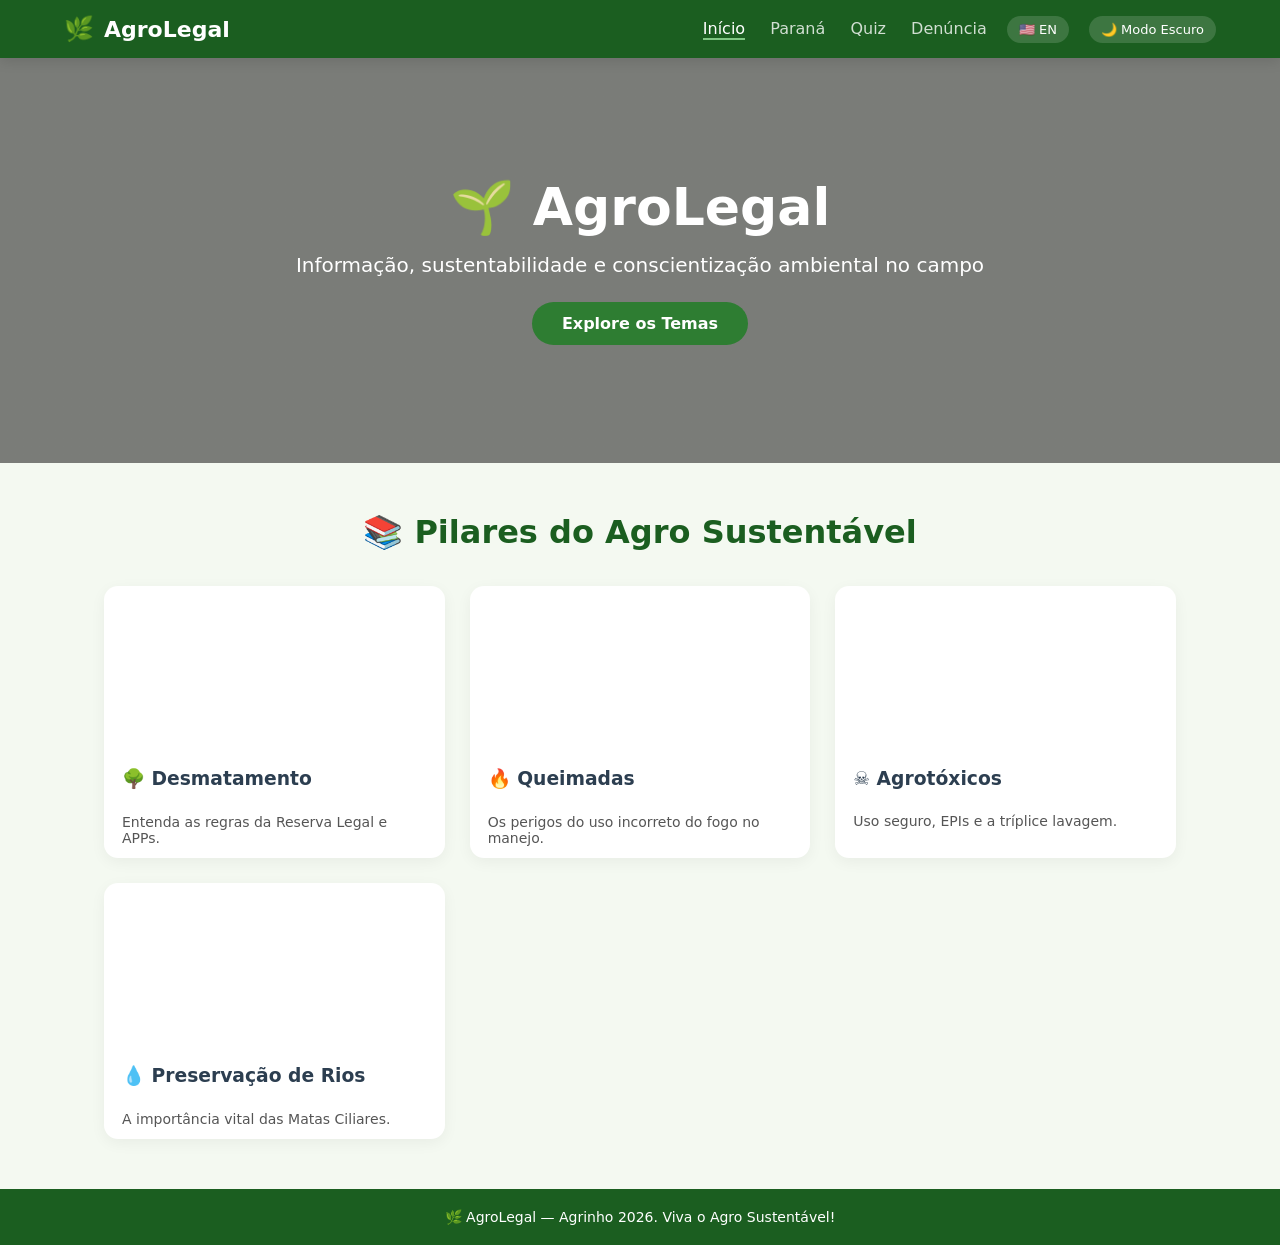
<file: index.html>
<!DOCTYPE html>
<html lang="pt-BR">
<head>
    <meta charset="UTF-8">
    <meta name="viewport" content="width=device-width, initial-scale=1.0">
    <title>AgroLegal - Sustentabilidade e Legislação</title>
    <link rel="stylesheet" href="assets/css/style.css">
</head>
<body>
    <div class="progress-container"><div class="progress-bar" id="barra-progresso"></div></div>

    <nav>
        <div class="nav-container">
            <a href="index.html" class="logo-text">
                <span class="logo-icon">🌿</span>
                <span data-pt="AgroLegal" data-en="AgroLegal">AgroLegal</span>
            </a>
            <div class="nav-links">
                <a href="index.html" data-pt="Início" data-en="Home" class="active">Início</a>
                <a href="parana.html" data-pt="Paraná" data-en="Paraná">Paraná</a>
                <a href="quiz.html" data-pt="Quiz" data-en="Quiz">Quiz</a>
                <a href="denuncia.html" data-pt="Denúncia" data-en="Report">Denúncia</a>
                <button class="btn-util" id="btn-lang" onclick="alternarIdioma()">🇺🇸 EN</button>
                <button class="btn-util" id="btn-dark" onclick="alternarDarkMode()">🌙 Modo Escuro</button>
            </div>
        </div>
    </nav>

    <header class="hero">
        <h1 data-pt="🌱 AgroLegal" data-en="🌱 AgroLegal">🌱 AgroLegal</h1>
        <p data-pt="Informação, sustentabilidade e conscientização ambiental no campo" data-en="Information, sustainability, and environmental awareness in the fields">Informação, sustentabilidade e conscientização ambiental no campo</p>
        <a href="#leis" class="btn-hero" data-pt="Explore os Temas" data-en="Explore Themes">Explore os Temas</a>
    </header>

    <section id="leis">
        <h2 data-pt="📚 Pilares do Agro Sustentável" data-en="📚 Pillars of Sustainable Agro">📚 Pilares do Agro Sustentável</h2>
        <div class="cards">
            <a href="paginas/desmatamento.html" class="card">
                <div class="card-img-container" style="background-image: url('https://images.unsplash.com/photo-1448375240586-882707db888b?auto=format&fit=crop&w=500&q=80');"></div>
                <h3 data-pt="🌳 Desmatamento" data-en="🌳 Deforestation">🌳 Desmatamento</h3>
                <p data-pt="Entenda as regras da Reserva Legal e APPs." data-en="Understand Legal Reserve and APP regulations.">Entenda as regras da Reserva Legal e APPs.</p>
            </a>
            <a href="paginas/queimadas.html" class="card">
                <div class="card-img-container" style="background-image: url('https://images.unsplash.com/photo-1518173946687-a4c8892bbd9f?auto=format&fit=crop&w=500&q=80');"></div>
                <h3 data-pt="🔥 Queimadas" data-en="🔥 Wildfires">🔥 Queimadas</h3>
                <p data-pt="Os perigos do uso incorreto do fogo no manejo." data-en="The dangers of incorrect fire use in management.">Os perigos do uso incorreto do fogo no manejo.</p>
            </a>
            <a href="paginas/agrotoxicos.html" class="card">
                <div class="card-img-container" style="background-image: url('https://images.unsplash.com/photo-1628352081506-83c43123ed6d?auto=format&fit=crop&w=500&q=80');"></div>
                <h3 data-pt="☠️ Agrotóxicos" data-en="☠️ Pesticides">☠️ Agrotóxicos</h3>
                <p data-pt="Uso seguro, EPIs e a tríplice lavagem." data-en="Safe use, PPE, and triple-rinsing rules.">Uso seguro, EPIs e a tríplice lavagem.</p>
            </a>
            <a href="paginas/rios.html" class="card">
                <div class="card-img-container" style="background-image: url('https://images.unsplash.com/photo-1470071459604-3b5ec3a7fe05?auto=format&fit=crop&w=500&q=80');"></div>
                <h3 data-pt="💧 Preservação de Rios" data-en="💧 River Preservation">💧 Preservação de Rios</h3>
                <p data-pt="A importância vital das Matas Ciliares." data-en="The vital importance of Riparian Forests.">A importância vital das Matas Ciliares.</p>
            </a>
        </div>
    </section>

    <footer>
        <p>🌿 AgroLegal — Agrinho 2026. Viva o Agro Sustentável!</p>
    </footer>

    <script src="assets/js/script.js"></script>
</body>
</html>
</file>
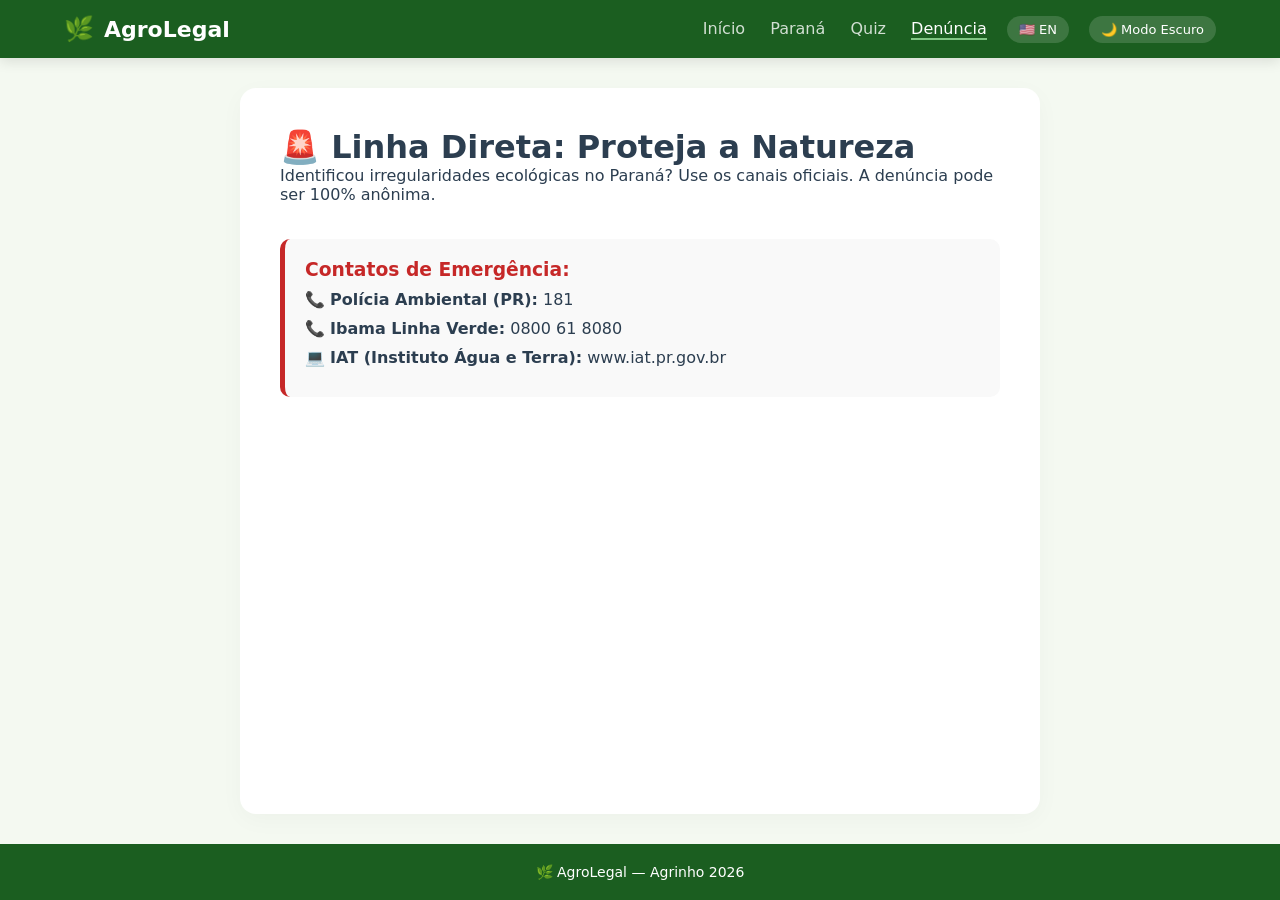
<file: denuncia.html>
<!DOCTYPE html>
<html lang="pt-BR">
<head>
    <meta charset="UTF-8">
    <meta name="viewport" content="width=device-width, initial-scale=1.0">
    <title>Denúncia Ambiental - AgroLegal</title>
    <link rel="stylesheet" href="assets/css/style.css">
</head>
<body>
    <nav>
        <div class="nav-container">
            <a href="index.html" class="logo-text"><span class="logo-icon">🌿</span><span>AgroLegal</span></a>
            <div class="nav-links">
                <a href="index.html" data-pt="Início" data-en="Home">Início</a>
                <a href="parana.html" data-pt="Paraná" data-en="Paraná">Paraná</a>
                <a href="quiz.html" data-pt="Quiz" data-en="Quiz">Quiz</a>
                <a href="denuncia.html" data-pt="Denúncia" data-en="Report" class="active">Denúncia</a>
                <button class="btn-util" id="btn-lang" onclick="alternarIdioma()">🇺🇸 EN</button>
                <button class="btn-util" id="btn-dark" onclick="alternarDarkMode()">🌙 Modo Escuro</button>
            </div>
        </div>
    </nav>

    <div class="conteudo-principal">
        <div class="pagina">
            <h1 data-pt="🚨 Linha Direta: Proteja a Natureza" data-en="🚨 Direct Line: Protect Nature">🚨 Linha Direta: Proteja a Natureza</h1>
            <p data-pt="Identificou irregularidades ecológicas no Paraná? Use os canais oficiais. A denúncia pode ser 100% anônima." data-en="Spotted ecological irregularities in Paraná? Use official channels. Reporting can be 100% anonymous.">Identificou irregularidades ecológicas no Paraná? Use os canais oficiais. A denúncia pode ser 100% anônima.</p>
            
            <div class="info-box red-border" style="text-align: left; margin: 35px 0;">
                <h3 style="color: #c62828;" data-pt="Contatos de Emergência:" data-en="Emergency Contacts:">Contatos de Emergência:</h3>
                <p style="margin: 10px 0;">📞 <strong>Polícia Ambiental (PR):</strong> 181</p>
                <p style="margin: 10px 0;">📞 <strong>Ibama Linha Verde:</strong> 0800 61 8080</p>
                <p style="margin: 10px 0;">💻 <strong>IAT (Instituto Água e Terra):</strong> www.iat.pr.gov.br</p>
            </div>
        </div>
    </div>

    <footer><p>🌿 AgroLegal — Agrinho 2026</p></footer>
    <script src="assets/js/script.js"></script>
</body>
</html>
</file>
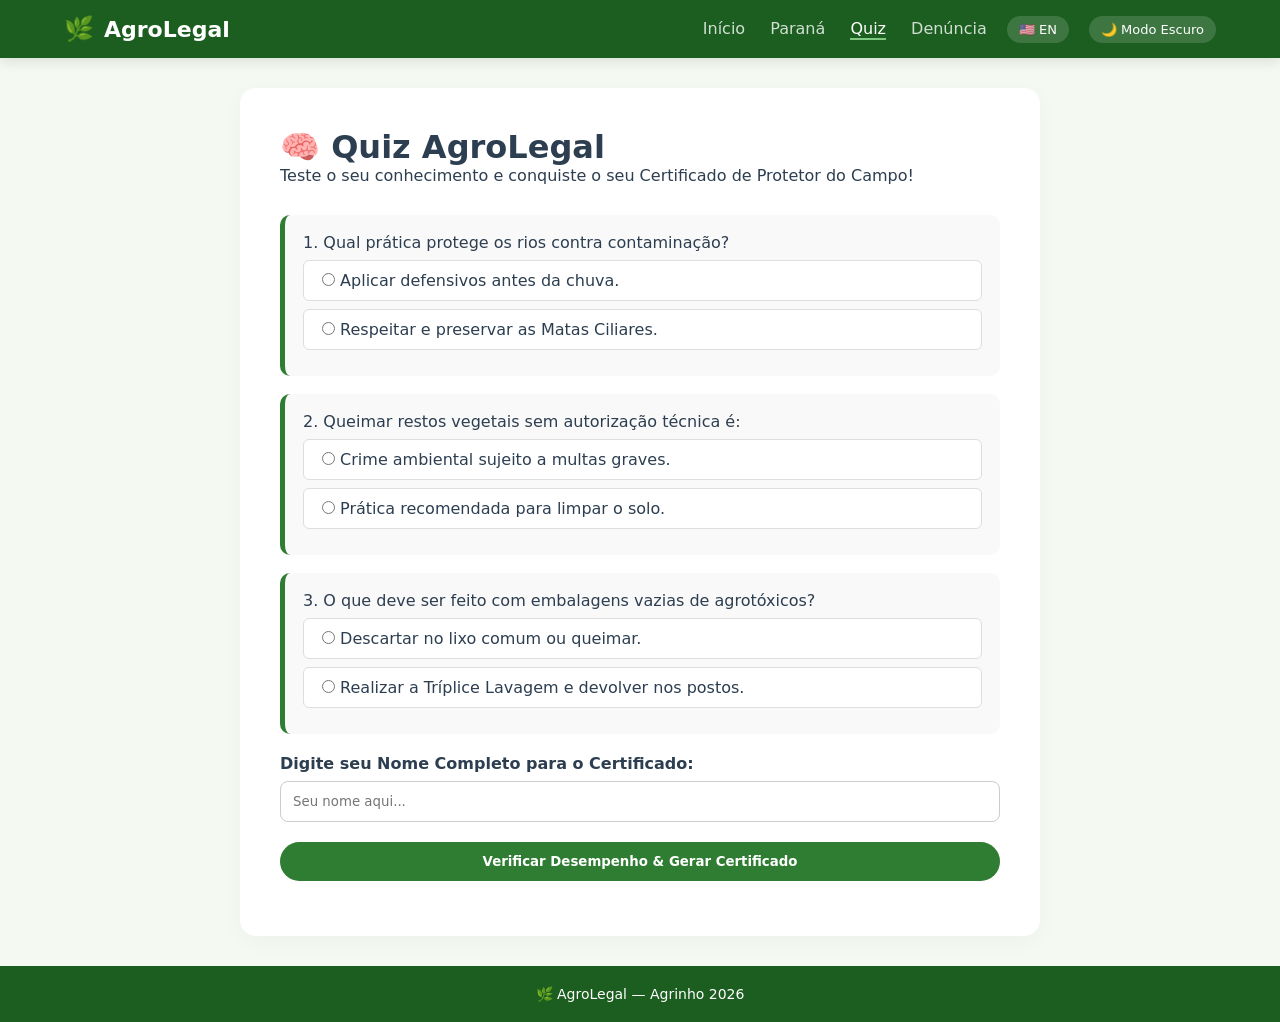
<file: quiz.html>
<!DOCTYPE html>
<html lang="pt-BR">
<head>
    <meta charset="UTF-8">
    <meta name="viewport" content="width=device-width, initial-scale=1.0">
    <title>Quiz Sustentável - AgroLegal</title>
    <link rel="stylesheet" href="assets/css/style.css">
</head>
<body>
    <nav>
        <div class="nav-container">
            <a href="index.html" class="logo-text"><span class="logo-icon">🌿</span><span>AgroLegal</span></a>
            <div class="nav-links">
                <a href="index.html" data-pt="Início" data-en="Home">Início</a>
                <a href="parana.html" data-pt="Paraná" data-en="Paraná">Paraná</a>
                <a href="quiz.html" data-pt="Quiz" data-en="Quiz" class="active">Quiz</a>
                <a href="denuncia.html" data-pt="Denúncia" data-en="Report">Denúncia</a>
                <button class="btn-util" id="btn-lang" onclick="alternarIdioma()">🇺🇸 EN</button>
                <button class="btn-util" id="btn-dark" onclick="alternarDarkMode()">🌙 Modo Escuro</button>
            </div>
        </div>
    </nav>

    <div class="conteudo-principal">
        <div class="pagina">
            <h1 data-pt="🧠 Quiz AgroLegal" data-en="🧠 AgroLegal Quiz">🧠 Quiz AgroLegal</h1>
            <p data-pt="Teste o seu conhecimento e conquiste o seu Certificado de Protetor do Campo!" data-en="Test your knowledge and claim your Field Protector Certificate!">Teste o seu conhecimento e conquiste o seu Certificado de Protetor do Campo!</p>
            
            <form id="quiz-form" style="margin-top: 30px;">
                <div class="pergunta">
                    <p data-pt="1. Qual prática protege os rios contra contaminação?" data-en="1. Which practice protects rivers from contamination?">1. Qual prática protege os rios contra contaminação?</p>
                    <div class="opcoes">
                        <label><input type="radio" name="p1" value="errado"> <span data-pt="Aplicar defensivos antes da chuva." data-en="Apply pesticides right before heavy rain.">Aplicar defensivos antes da chuva.</span></label>
                        <label><input type="radio" name="p1" value="correto"> <span data-pt="Respeitar e preservar as Matas Ciliares." data-en="Respect and preserve Riparian Forests.">Respeitar e preservar as Matas Ciliares.</span></label>
                    </div>
                </div>

                <div class="pergunta">
                    <p data-pt="2. Queimar restos vegetais sem autorização técnica é:" data-en="2. Burning crop residue without technical authorization is:">2. Queimar restos vegetais sem autorização técnica é:</p>
                    <div class="opcoes">
                        <label><input type="radio" name="p2" value="correto"> <span data-pt="Crime ambiental sujeito a multas graves." data-en="An environmental crime subject to heavy fines.">Crime ambiental sujeito a multas graves.</span></label>
                        <label><input type="radio" name="p2" value="errado"> <span data-pt="Prática recomendada para limpar o solo." data-en="A recommended practice to clean the soil.">Prática recomendada para limpar o solo.</span></label>
                    </div>
                </div>

                <div class="pergunta">
                    <p data-pt="3. O que deve ser feito com embalagens vazias de agrotóxicos?" data-en="3. What should be done with empty pesticide containers?">3. O que deve ser feito com embalagens vazias de agrotóxicos?</p>
                    <div class="opcoes">
                        <label><input type="radio" name="p3" value="errado"> <span data-pt="Descartar no lixo comum ou queimar." data-en="Discard in regular trash or burn them.">Descartar no lixo comum ou queimar.</span></label>
                        <label><input type="radio" name="p3" value="correto"> <span data-pt="Realizar a Tríplice Lavagem e devolver nos postos." data-en="Perform Triple-Rinsing and return to delivery points.">Realizar a Tríplice Lavagem e devolver nos postos.</span></label>
                    </div>
                </div>

                <div class="campo-nome" style="margin: 20px 0; text-align: left;">
                    <label for="nome-aluno" style="font-weight: bold;" data-pt="Digite seu Nome Completo para o Certificado:" data-en="Enter your Full Name for the Certificate:">Digite seu Nome Completo para o Certificado:</label>
                    <input type="text" id="nome-aluno" placeholder="Seu nome aqui..." style="width: 100%; padding: 12px; margin-top: 8px; border-radius: 8px; border: 1px solid #ccc;">
                </div>

                <button type="button" class="btn-hero" style="border:none; width:100%; cursor:pointer;" onclick="calcularResultadoPremium()" data-pt="Verificar Desempenho & Gerar Certificado" data-en="Check Score & Generate Certificate">Verificar Desempenho & Gerar Certificado</button>
            </form>

            <div id="resultado"></div>

            <div id="certificado-area" class="certificado" style="display: none;">
                <h2 data-pt="📜 CERTIFICADO DE MÉRITO" data-en="📜 CERTIFICATE OF MERIT">📜 CERTIFICADO DE MÉRITO</h2>
                <p data-pt="Certificamos honorificamente que" data-en="We honorably certify that">Certificamos honorificamente que</p>
                <h3 id="cert-nome">[Nome do Aluno]</h3>
                <p data-pt="concluiu com sucesso o Quiz Ecológico do portal **AgroLegal**, demonstrando conhecimento exemplar em práticas agrícolas sustentáveis e conservação do ambiente campo-florestal no Paraná." data-en="successfully completed the Ecological Quiz on the **AgroLegal** portal, demonstrating exemplary knowledge in sustainable agricultural practices and field-forest conservation in Paraná.">concluiu com sucesso o Quiz Ecológico do portal **AgroLegal**, demonstrando conhecimento exemplar em práticas agrícolas sustentáveis e conservação do ambiente campo-florestal no Paraná.</p>
                <div class="Selo" style="margin-top: 20px; font-weight: bold; color: #1b5e20;">✨ Guardião Ambiental — Agrinho 2026 ✨</div>
                <button class="btn-util" style="margin-top:20px; background:#1b5e20;" onclick="window.print()" data-pt="🖨️ Imprimir Certificado" data-en="🖨️ Print Certificate">🖨️ Imprimir Certificado</button>
            </div>
        </div>
    </div>

    <footer><p>🌿 AgroLegal — Agrinho 2026</p></footer>
    <script src="assets/js/script.js"></script>
</body>
</html>
</file>
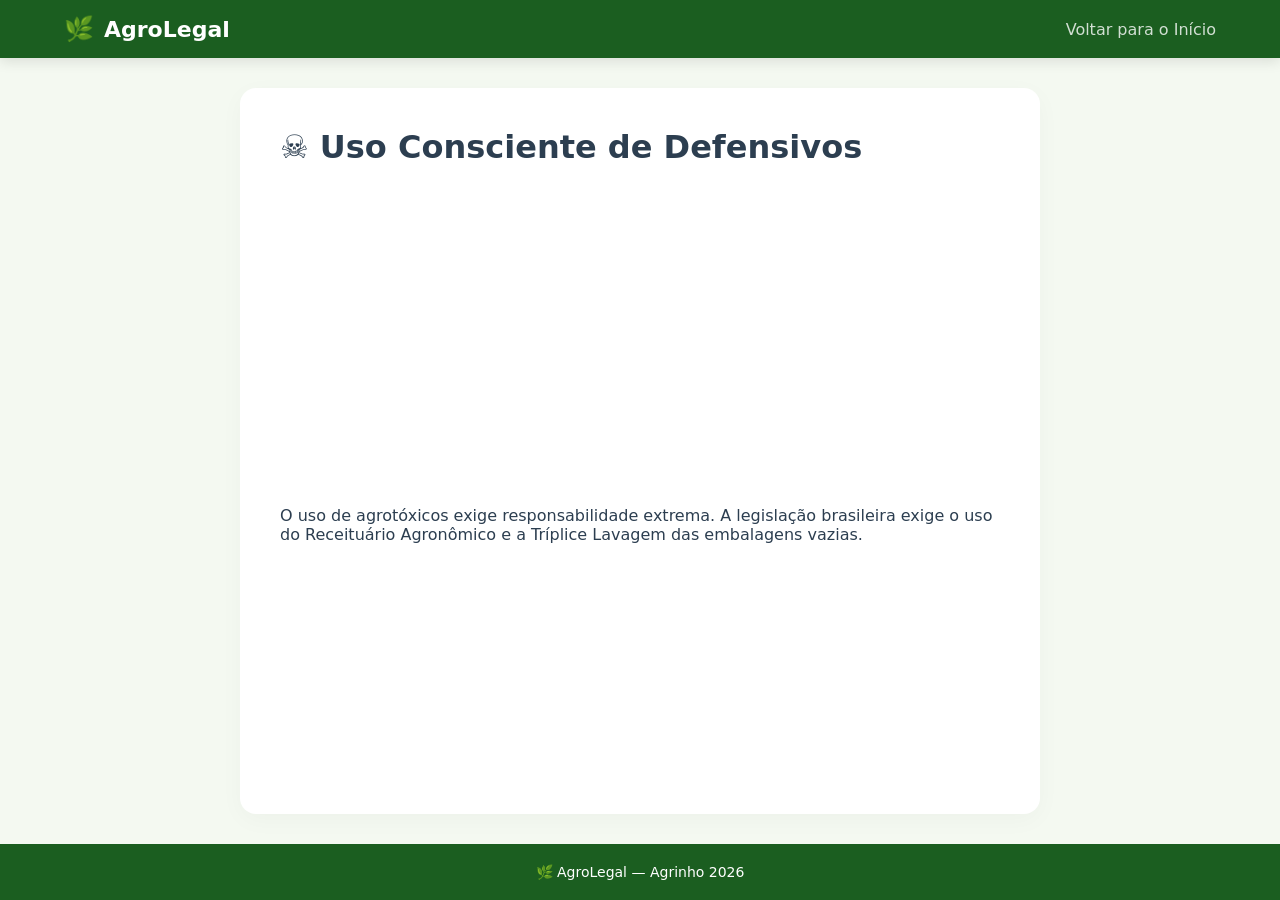
<file: paginas/agrotoxicos.html>
<!DOCTYPE html>
<html lang="pt-BR">
<head>
    <meta charset="UTF-8">
    <meta name="viewport" content="width=device-width, initial-scale=1.0">
    <title>Agrotóxicos - AgroLegal</title>
    <link rel="stylesheet" href="../assets/css/style.css">
</head>
<body>
    <div class="progress-container"><div class="progress-bar" id="barra-progresso"></div></div>
    <nav>
        <div class="nav-container">
            <a href="../index.html" class="logo-text"><span class="logo-icon">🌿</span><span>AgroLegal</span></a>
            <div class="nav-links">
                <a href="../index.html" data-pt="Voltar para o Início" data-en="Back to Home">Voltar para o Início</a>
            </div>
        </div>
    </nav>
    <div class="conteudo-principal">
        <div class="pagina">
            <h1 data-pt="☠️ Uso Consciente de Defensivos" data-en="☠️ Conscious Pesticide Management">☠️ Uso Consciente de Defensivos</h1>
            <div style="background-image: url('https://images.unsplash.com/photo-1628352081506-83c43123ed6d?auto=format&fit=crop&w=800&q=80'); height:300px; background-size:cover; background-position:center; border-radius:12px; margin:20px 0;"></div>
            <p data-pt="O uso de agrotóxicos exige responsabilidade extrema. A legislação brasileira exige o uso do Receituário Agronômico e a Tríplice Lavagem das embalagens vazias." data-en="Pesticide usage demands extreme responsibility. Brazilian law mandates an Agronomic Recipe and the Triple-Rinsing process.">O uso de agrotóxicos exige responsabilidade extrema. A legislação brasileira exige o uso do Receituário Agronômico e a Tríplice Lavagem das embalagens vazias.</p>
        </div>
    </div>
    <footer><p>🌿 AgroLegal — Agrinho 2026</p></footer>
    <script src="../assets/js/script.js"></script>
</body>
</html>
</file>
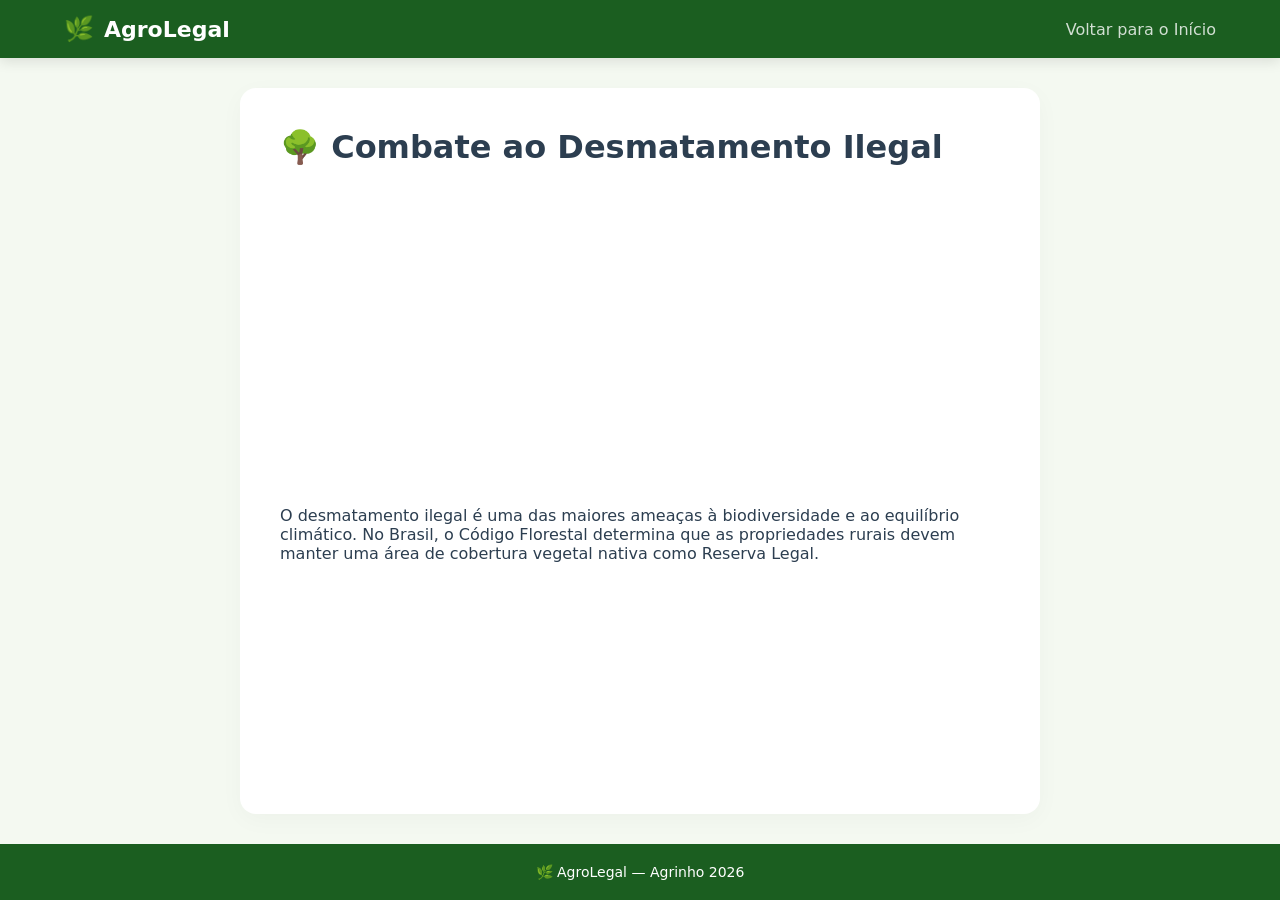
<file: paginas/desmatamento.html>
<!DOCTYPE html>
<html lang="pt-BR">
<head>
    <meta charset="UTF-8">
    <meta name="viewport" content="width=device-width, initial-scale=1.0">
    <title>Desmatamento Ilegal - AgroLegal</title>
    <link rel="stylesheet" href="../assets/css/style.css">
</head>
<body>
    <div class="progress-container"><div class="progress-bar" id="barra-progresso"></div></div>
    <nav>
        <div class="nav-container">
            <a href="../index.html" class="logo-text"><span class="logo-icon">🌿</span><span>AgroLegal</span></a>
            <div class="nav-links">
                <a href="../index.html" data-pt="Voltar para o Início" data-en="Back to Home">Voltar para o Início</a>
            </div>
        </div>
    </nav>
    <div class="conteudo-principal">
        <div class="pagina">
            <h1 data-pt="🌳 Combate ao Desmatamento Ilegal" data-en="🌳 Combating Illegal Deforestation">🌳 Combate ao Desmatamento Ilegal</h1>
            <div style="background-image: url('https://images.unsplash.com/photo-1448375240586-882707db888b?auto=format&fit=crop&w=800&q=80'); height:300px; background-size:cover; background-position:center; border-radius:12px; margin:20px 0;"></div>
            <p data-pt="O desmatamento ilegal é uma das maiores ameaças à biodiversidade e ao equilíbrio climático. No Brasil, o Código Florestal determina que as propriedades rurais devem manter uma área de cobertura vegetal nativa como Reserva Legal." data-en="Illegal deforestation is a major threat to biodiversity and climate balance. In Brazil, the Forest Code mandates properties to keep a native vegetative protection area known as a Legal Reserve.">O desmatamento ilegal é uma das maiores ameaças à biodiversidade e ao equilíbrio climático. No Brasil, o Código Florestal determina que as propriedades rurais devem manter uma área de cobertura vegetal nativa como Reserva Legal.</p>
        </div>
    </div>
    <footer><p>🌿 AgroLegal — Agrinho 2026</p></footer>
    <script src="../assets/js/script.js"></script>
</body>
</html>
</file>
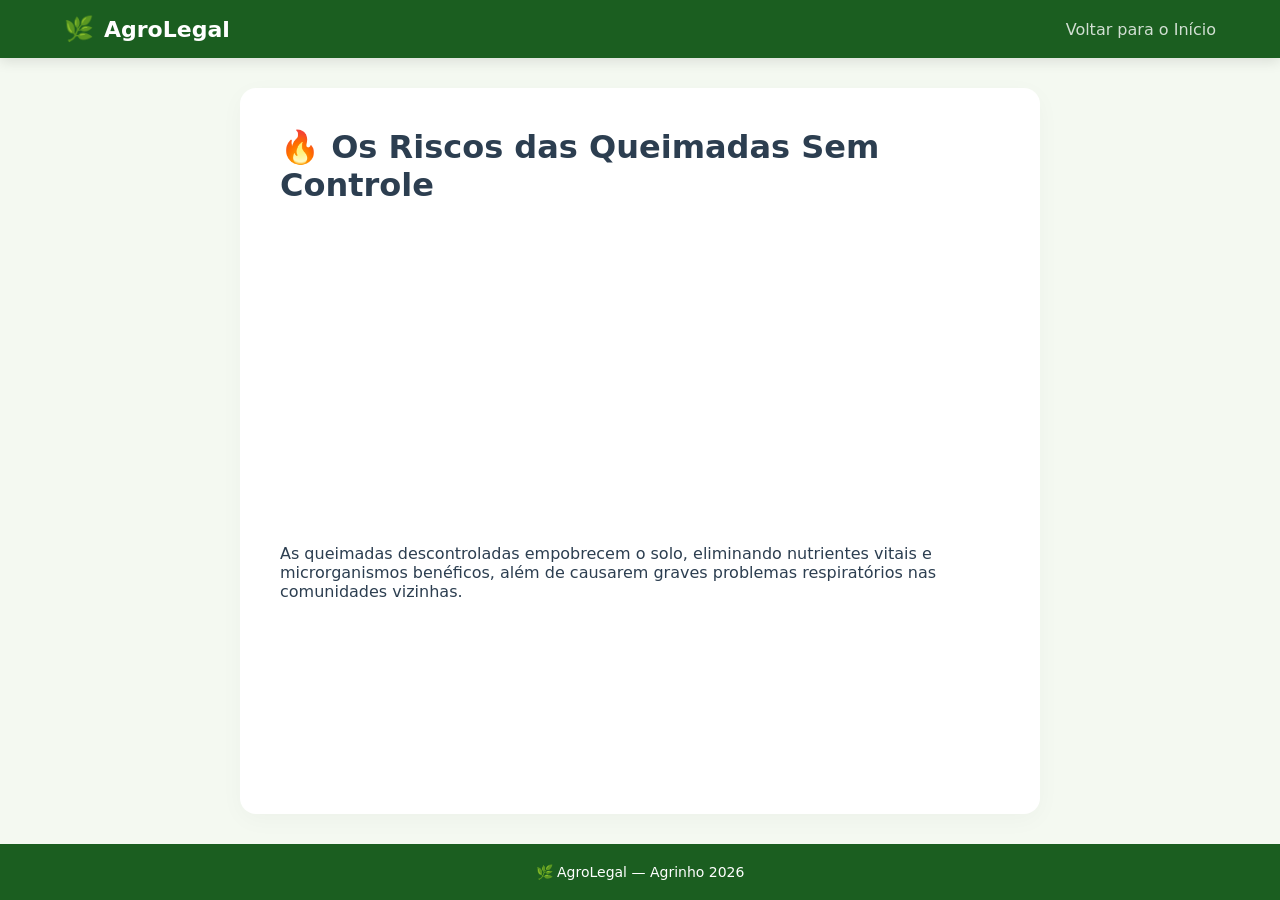
<file: paginas/queimadas.html>
<!DOCTYPE html>
<html lang="pt-BR">
<head>
    <meta charset="UTF-8">
    <meta name="viewport" content="width=device-width, initial-scale=1.0">
    <title>Queimadas - AgroLegal</title>
    <link rel="stylesheet" href="../assets/css/style.css">
</head>
<body>
    <div class="progress-container"><div class="progress-bar" id="barra-progresso"></div></div>
    <nav>
        <div class="nav-container">
            <a href="../index.html" class="logo-text"><span class="logo-icon">🌿</span><span>AgroLegal</span></a>
            <div class="nav-links">
                <a href="../index.html" data-pt="Voltar para o Início" data-en="Back to Home">Voltar para o Início</a>
            </div>
        </div>
    </nav>
    <div class="conteudo-principal">
        <div class="pagina">
            <h1 data-pt="🔥 Os Riscos das Queimadas Sem Controle" data-en="🔥 Wildfire Risks and Control">🔥 Os Riscos das Queimadas Sem Controle</h1>
            <div style="background-image: url('https://images.unsplash.com/photo-1518173946687-a4c8892bbd9f?auto=format&fit=crop&w=800&q=80'); height:300px; background-size:cover; background-position:center; border-radius:12px; margin:20px 0;"></div>
            <p data-pt="As queimadas descontroladas empobrecem o solo, eliminando nutrientes vitais e microrganismos benéficos, além de causarem graves problemas respiratórios nas comunidades vizinhas." data-en="Uncontrolled fires impoverish the soil, destroying vital nutrients and beneficial microbes, while inducing severe respiratory issues.">As queimadas descontroladas empobrecem o solo, eliminando nutrientes vitais e microrganismos benéficos, além de causarem graves problemas respiratórios nas comunidades vizinhas.</p>
        </div>
    </div>
    <footer><p>🌿 AgroLegal — Agrinho 2026</p></footer>
    <script src="../assets/js/script.js"></script>
</body>
</html>
</file>
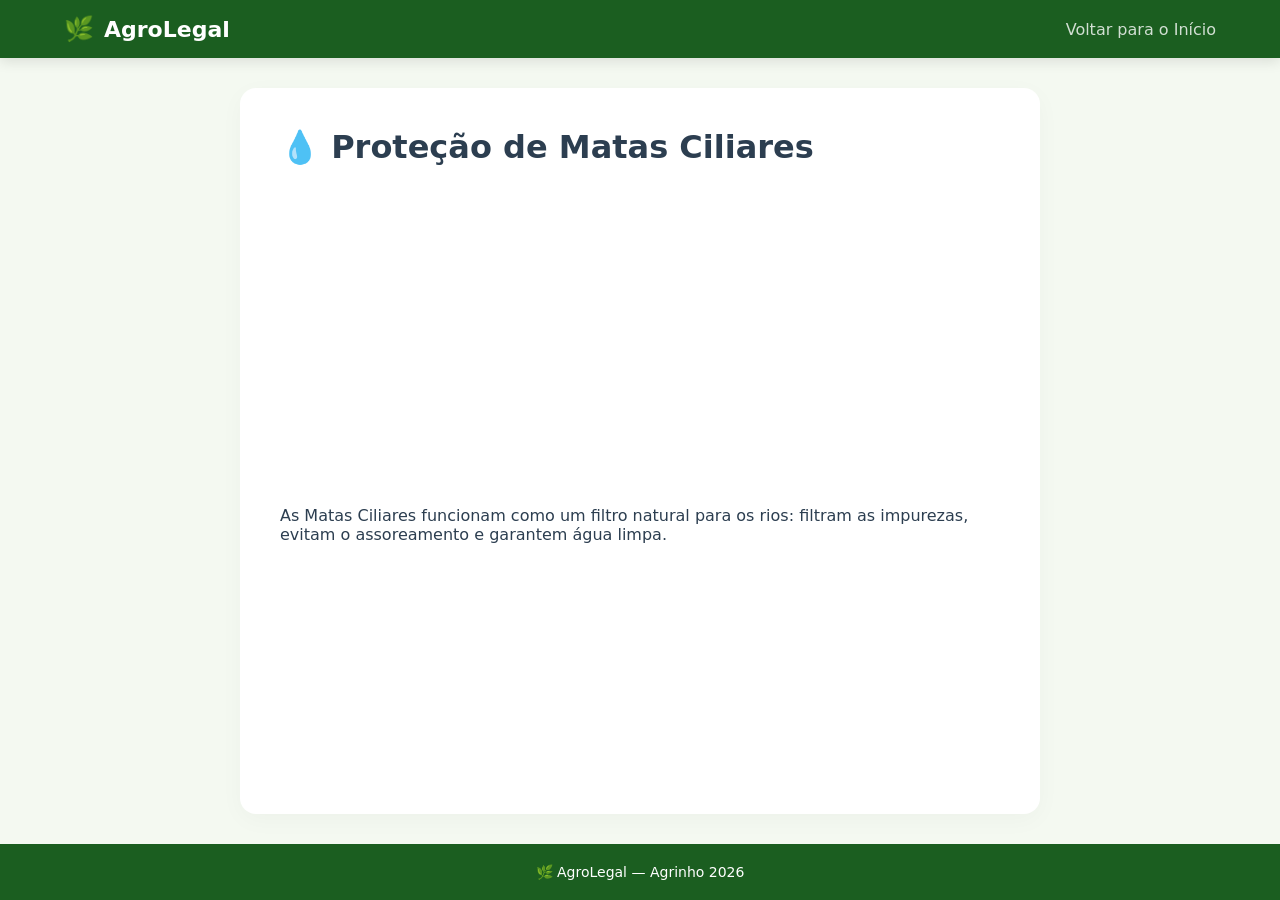
<file: paginas/rios.html>
<!DOCTYPE html>
<html lang="pt-BR">
<head>
    <meta charset="UTF-8">
    <meta name="viewport" content="width=device-width, initial-scale=1.0">
    <title>Preservação dos Rios - AgroLegal</title>
    <link rel="stylesheet" href="../assets/css/style.css">
</head>
<body>
    <div class="progress-container"><div class="progress-bar" id="barra-progresso"></div></div>
    <nav>
        <div class="nav-container">
            <a href="../index.html" class="logo-text"><span class="logo-icon">🌿</span><span>AgroLegal</span></a>
            <div class="nav-links">
                <a href="../index.html" data-pt="Voltar para o Início" data-en="Back to Home">Voltar para o Início</a>
            </div>
        </div>
    </nav>
    <div class="conteudo-principal">
        <div class="pagina">
            <h1 data-pt="💧 Proteção de Matas Ciliares" data-en="💧 Riparian Forests & Water Protection">💧 Proteção de Matas Ciliares</h1>
            <div style="background-image: url('https://images.unsplash.com/photo-1470071459604-3b5ec3a7fe05?auto=format&fit=crop&w=800&q=80'); height:300px; background-size:cover; background-position:center; border-radius:12px; margin:20px 0;"></div>
            <p data-pt="As Matas Ciliares funcionam como um filtro natural para os rios: filtram as impurezas, evitam o assoreamento e garantem água limpa." data-en="Riparian Forests filter impurities, prevent river siltation, and secure continuous fresh water flows.">As Matas Ciliares funcionam como um filtro natural para os rios: filtram as impurezas, evitam o assoreamento e garantem água limpa.</p>
        </div>
    </div>
    <footer><p>🌿 AgroLegal — Agrinho 2026</p></footer>
    <script src="../assets/js/script.js"></script>
</body>
</html>
</file>
<file: assets/css/style.css>
* {
    margin: 0;
    padding: 0;
    box-sizing: border-box;
    font-family: 'Segoe UI', system-ui, sans-serif;
    transition: background 0.25s ease, color 0.25s ease;
}

body {
    background: #f4f9f1;
    color: #2c3e50;
    display: flex;
    flex-direction: column;
    min-height: 100vh;
}

body.dark-mode {
    background: #12161a;
    color: #e2e8f0;
}

.progress-container {
    position: fixed;
    top: 0;
    z-index: 10000;
    width: 100%;
    height: 5px;
    background: transparent;
}
.progress-bar {
    height: 100%;
    background: #4caf50;
    width: 0%;
}

nav {
    background: #1b5e20;
    padding: 15px 5%;
    position: sticky;
    top: 0;
    z-index: 999;
    box-shadow: 0 4px 12px rgba(0,0,0,0.1);
}
.nav-container {
    display: flex;
    justify-content: space-between;
    align-items: center;
    max-width: 1200px;
    margin: 0 auto;
}
.logo-text {
    display: flex;
    align-items: center;
    color: white;
    text-decoration: none;
    font-weight: bold;
    font-size: 22px;
    gap: 10px;
}
.logo-icon { font-size: 24px; }
.nav-links a {
    color: rgba(255,255,255,0.8);
    text-decoration: none;
    margin-left: 20px;
    font-weight: 500;
}
.nav-links a:hover, .nav-links a.active {
    color: white;
    border-bottom: 2px solid #81c784;
}
.btn-util {
    background: rgba(255,255,255,0.15);
    color: white;
    border: none;
    padding: 6px 12px;
    border-radius: 20px;
    cursor: pointer;
    margin-left: 15px;
    font-size: 13px;
}
.btn-util:hover {
    background: white;
    color: #1b5e20;
}

.hero {
    height: 45vh;
    background: linear-gradient(rgba(0,0,0,0.5), rgba(0,0,0,0.5)), url('https://images.unsplash.com/photo-1500382017468-9049fed747ef?auto=format&fit=crop&w=1400&q=80');
    background-size: cover;
    background-position: center;
    color: white;
    display: flex;
    flex-direction: column;
    justify-content: center;
    align-items: center;
    text-align: center;
    padding: 20px;
}
.hero h1 { font-size: 52px; margin-bottom: 15px; }
.hero p { font-size: 20px; max-width: 700px; margin-bottom: 25px; }
.btn-hero {
    background: #2e7d32;
    color: white;
    padding: 12px 30px;
    border-radius: 30px;
    text-decoration: none;
    font-weight: bold;
}

section { padding: 50px 5%; max-width: 1200px; margin: 0 auto; width: 100%; }
h2 { text-align: center; color: #1b5e20; font-size: 32px; margin-bottom: 35px; }
body.dark-mode h2 { color: #81c784; }

.cards {
    display: grid;
    grid-template-columns: repeat(auto-fit, minmax(250px, 1fr));
    gap: 25px;
}
.card {
    background: white;
    border-radius: 14px;
    overflow: hidden;
    text-decoration: none;
    color: inherit;
    box-shadow: 0 4px 15px rgba(0,0,0,0.05);
    display: flex;
    flex-direction: column;
}
body.dark-mode .card { background: #1e252b; }
.card:hover { transform: translateY(-4px); box-shadow: 0 10px 22px rgba(0,0,0,0.1); }
.card-img-container { height: 170px; background-size: cover; background-position: center; }
.card h3, .card p { padding: 12px 18px; }
.card p { font-size: 14px; color: #555; }
body.dark-mode .card p { color: #aaa; }

.conteudo-principal { flex: 1; display: flex; justify-content: center; padding: 30px 5%; }
.pagina { background: white; width: 100%; max-width: 800px; padding: 40px; border-radius: 16px; box-shadow: 0 6px 25px rgba(0,0,0,0.03); }
body.dark-mode .pagina { background: #1e252b; }

.mapa-container { margin: 25px 0; border-radius: 10px; overflow: hidden; box-shadow: 0 4px 12px rgba(0,0,0,0.08); }
.mapa-img { width: 100%; height: auto; display: block; }
.info-box { background: #f9f9f9; padding: 20px; border-radius: 10px; border-left: 5px solid #2e7d32; margin-top: 25px; }
body.dark-mode .info-box { background: #262f38; }
.red-border { border-left-color: #c62828 !important; }

.pergunta { background: #f9f9f9; padding: 18px; border-radius: 10px; margin-bottom: 18px; border-left: 5px solid #2e7d32; }
body.dark-mode .pergunta { background: #262f38; }
.opcoes label { display: block; background: white; padding: 10px 18px; margin: 8px 0; border: 1px solid #ddd; border-radius: 6px; cursor: pointer; }
body.dark-mode .opcoes label { background: #1c2329; border-color: #3d4a56; }
.opcoes label:hover { background: #e8f5e9; border-color: #2e7d32; }
body.dark-mode .opcoes label:hover { background: #2e7d32; color: white; }

#resultado { margin: 15px 0; font-size: 17px; font-weight: bold; }

.certificado {
    border: 5px double #2e7d32;
    padding: 30px;
    background: #fbfdfa;
    border-radius: 10px;
    margin-top: 35px;
    text-align: center;
}
body.dark-mode .certificado { background: #1a2228; border-color: #81c784; }
.certificado h2 { font-size: 26px; margin-bottom: 12px; }
.certificado h3 { font-size: 30px; color: #2e7d32; margin: 15px 0; font-family: 'Georgia', serif; }
body.dark-mode .certificado h3 { color: #81c784; }

footer { background: #1b5e20; color: white; text-align: center; padding: 20px; font-size: 14px; margin-top: auto; }
.text-align-center { text-align: center; }
</file>
